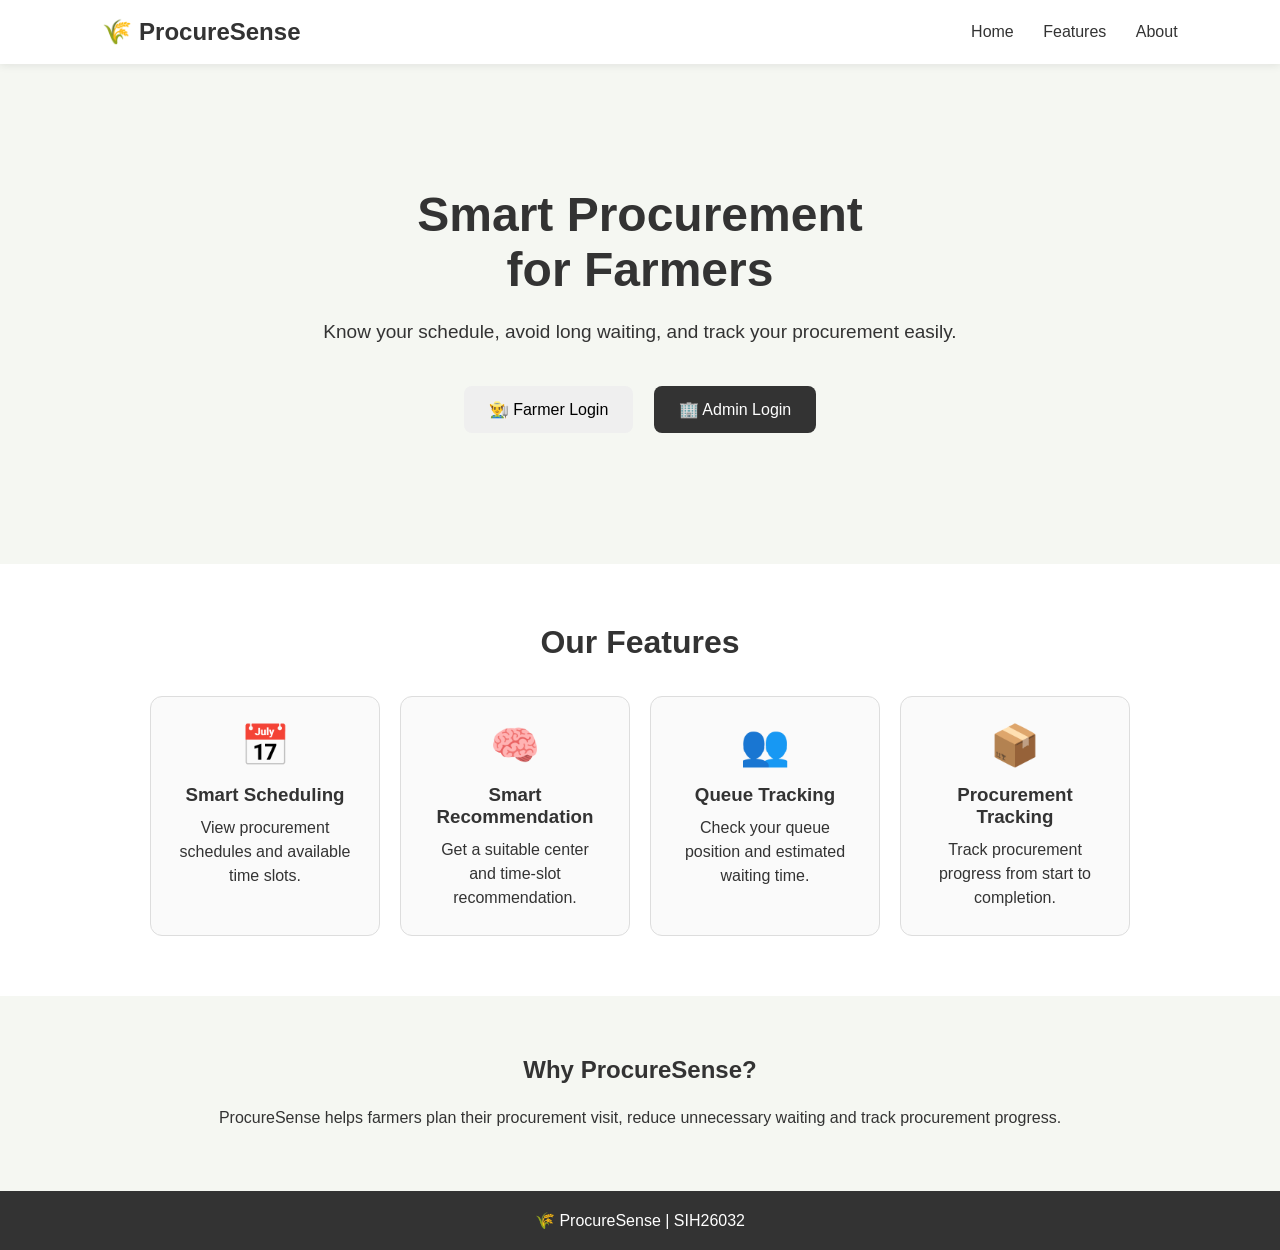
<file: index.html>
<!DOCTYPE html>
<html lang="en">
<head>
    <meta charset="UTF-8">
    <meta name="viewport" content="width=device-width, initial-scale=1.0">
    <title>ProcureSense</title>
    <link rel="stylesheet" href="style.css">
</head>
<body>
    <!-- Navigation Bar -->
    <nav>
        <div class="logo">
            🌾 ProcureSense
        </div>
        <div class="nav-links">
            <a href="#home">
                Home
            </a>
            <a href="#features">
                Features
            </a>
            <a href="#about">
                About
            </a>
        </div>
    </nav>
    <!-- HOME -->
    <section id="home" class="hero">
        <div class="hero-content">
            <h1>
                Smart Procurement
                <br>
                for Farmers
            </h1>
            <p>
                Know your schedule, avoid long waiting,
                and track your procurement easily.
            </p>
            <!-- Farmer Login -->

            <button
                onclick="window.location.href='farmer.html'">

                👨‍🌾 Farmer Login

            </button>


            <!-- Admin Login -->

            <button
                class="admin-button"
                onclick="window.location.href='admin.html'">

                🏢 Admin Login

            </button>


        </div>

    </section>



    <!-- FEATURES -->

    <section id="features">

        <h2>
            Our Features
        </h2>


        <div class="features-container">


            <!-- Feature 1 -->

            <div class="feature-card">

                <div class="icon">
                    📅
                </div>

                <h3>
                    Smart Scheduling
                </h3>

                <p>

                    View procurement schedules

                    and available time slots.

                </p>

            </div>



            <!-- Feature 2 -->

            <div class="feature-card">

                <div class="icon">
                    🧠
                </div>

                <h3>
                    Smart Recommendation
                </h3>

                <p>

                    Get a suitable center and

                    time-slot recommendation.

                </p>

            </div>



            <!-- Feature 3 -->

            <div class="feature-card">

                <div class="icon">
                    👥
                </div>

                <h3>
                    Queue Tracking
                </h3>

                <p>

                    Check your queue position

                    and estimated waiting time.

                </p>

            </div>



            <!-- Feature 4 -->

            <div class="feature-card">

                <div class="icon">
                    📦
                </div>

                <h3>
                    Procurement Tracking
                </h3>

                <p>

                    Track procurement progress

                    from start to completion.

                </p>

            </div>


        </div>

    </section>



    <!-- ABOUT -->

    <section id="about" class="about">

        <h2>
            Why ProcureSense?
        </h2>


        <p>

            ProcureSense helps farmers plan

            their procurement visit, reduce

            unnecessary waiting and track

            procurement progress.

        </p>

    </section>



    <!-- FOOTER -->

    <footer>

        <p>

            🌾 ProcureSense | SIH26032

        </p>

    </footer>



</body>

</html>
</file>
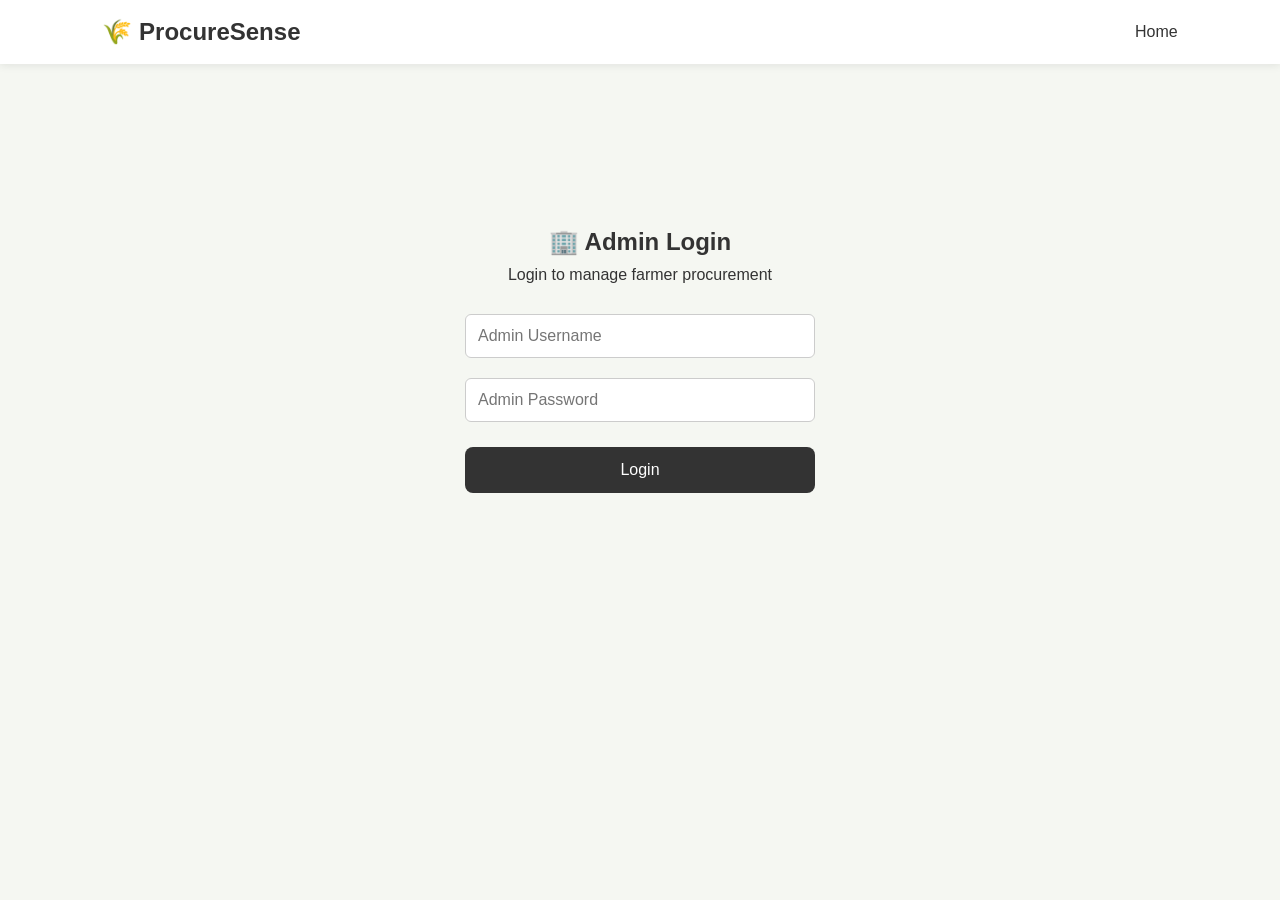
<file: admin-dashboard.html>
<!DOCTYPE html>
<html lang="en">

<head>

    <meta charset="UTF-8">

    <meta name="viewport" content="width=device-width, initial-scale=1.0">

    <title>Admin Dashboard - ProcureSense</title>

    <link rel="stylesheet" href="style.css">


    <!-- ADMIN LOGIN SECURITY -->

    <script>

        if (localStorage.getItem("adminLoggedIn") !== "true") {

            window.location.replace("admin.html");

        }

    </script>


    <style>

        /* ANALYTICS */

        .analytics-section {

            margin-top: 40px;

        }


        .analytics-grid {

            display: grid;

            grid-template-columns:
                repeat(auto-fit, minmax(300px, 1fr));

            gap: 20px;

            margin-top: 20px;

        }


        .analytics-box {

            background: white;

            padding: 25px;

            border-radius: 10px;

            box-shadow:
                0 2px 8px rgba(0,0,0,0.1);

        }


        .analytics-box h3 {

            margin-bottom: 20px;

        }


        .bar-row {

            margin-bottom: 18px;

        }


        .bar-label {

            display: flex;

            justify-content: space-between;

            margin-bottom: 6px;

            font-weight: bold;

        }


        .bar-background {

            width: 100%;

            height: 25px;

            background: #eeeeee;

            border-radius: 15px;

            overflow: hidden;

        }


        .bar {

            height: 100%;

            width: 0%;

            border-radius: 15px;

            background: #4caf50;

            transition: width 0.5s ease;

        }


        .center-status {

            margin-top: 10px;

            padding: 10px;

            border-radius: 6px;

            background: #f5f5f5;

        }


        .busy {

            font-weight: bold;

        }


        .no-data {

            color: #777;

        }

    </style>

</head>


<body>


<nav>

    <div class="logo">
        🌾 ProcureSense
    </div>

    <button onclick="adminLogout()">
        🚪 Logout
    </button>

</nav>



<section class="container">


    <h1>🛠 Admin Dashboard</h1>

    <p>Manage Farmer Procurement Bookings</p>



    <!-- =====================================
         STATISTICS
    ====================================== -->

    <div class="dashboard-cards">


        <div class="card">

            <h3>👨‍🌾 Total Farmers</h3>

            <h2 id="totalFarmers">0</h2>

        </div>


        <div class="card">

            <h3>🎫 Total Bookings</h3>

            <h2 id="totalBookings">0</h2>

        </div>


        <div class="card">

            <h3>🟢 Confirmed</h3>

            <h2 id="confirmedBookings">0</h2>

        </div>


        <div class="card">

            <h3>🟡 Processing</h3>

            <h2 id="processingBookings">0</h2>

        </div>


        <div class="card">

            <h3>✅ Completed</h3>

            <h2 id="completedBookings">0</h2>

        </div>


    </div>



    <!-- =====================================
         ANALYTICS
    ====================================== -->

    <div class="analytics-section">


        <h2>📊 Procurement Analytics</h2>


        <div class="analytics-grid">


            <!-- CENTER-WISE LOAD -->

            <div class="analytics-box">

                <h3>🏢 Center-wise Procurement Load</h3>

                <div id="centerAnalytics">

                    <p class="no-data">
                        No booking data available.
                    </p>

                </div>

            </div>



            <!-- CROP-WISE BOOKINGS -->

            <div class="analytics-box">

                <h3>🌾 Crop-wise Bookings</h3>

                <div id="cropAnalytics">

                    <p class="no-data">
                        No booking data available.
                    </p>

                </div>

            </div>



            <!-- STATUS ANALYTICS -->

            <div class="analytics-box">

                <h3>📈 Booking Status</h3>

                <div id="statusAnalytics">

                    <p class="no-data">
                        No booking data available.
                    </p>

                </div>

            </div>


        </div>


    </div>



    <!-- =====================================
         SEARCH AND FILTER
    ====================================== -->

    <div style="margin-top:40px;">

        <h2>🔍 Search Bookings</h2>

        <br>


        <input
            type="text"
            id="searchInput"
            placeholder="Search Token, Farmer ID, Name or Crop..."
            oninput="filterBookings()"
            style="
                width:100%;
                max-width:500px;
                padding:12px;
                border:1px solid #ccc;
                border-radius:6px;
                font-size:16px;
            "
        >


        <select
            id="statusFilter"
            onchange="filterBookings()"
            style="
                padding:12px;
                margin-left:10px;
                border:1px solid #ccc;
                border-radius:6px;
                font-size:16px;
            "
        >

            <option value="All">
                All Status
            </option>

            <option value="Confirmed">
                🟢 Confirmed
            </option>

            <option value="Arrived">
                🔵 Arrived
            </option>

            <option value="Processing">
                🟡 Processing
            </option>

            <option value="Completed">
                ✅ Completed
            </option>

        </select>

    </div>



    <!-- =====================================
         ALL BOOKINGS
    ====================================== -->

    <div style="margin-top:40px;">

        <h2>📋 All Farmer Bookings</h2>

        <div id="bookingsList"></div>

    </div>


</section>



<script>


/* =====================================
   STORE ALL BOOKINGS
===================================== */

let allBookings = [];



/* =====================================
   LOAD ADMIN DASHBOARD
===================================== */

function loadAdminDashboard() {


    let farmers =
        JSON.parse(
            localStorage.getItem("farmers")
        ) || [];


    let totalBookings = 0;

    let confirmed = 0;

    let processing = 0;

    let completed = 0;


    allBookings = [];



    /* CENTER DATA */

    let centerData = {};



    /* CROP DATA */

    let cropData = {};



    /* STATUS DATA */

    let statusData = {

        Confirmed: 0,

        Arrived: 0,

        Processing: 0,

        Completed: 0

    };



    /* =====================================
       READ ALL FARMERS
    ====================================== */

    farmers.forEach(function(farmer) {


        let bookings =
            JSON.parse(

                localStorage.getItem(
                    "bookings_" +
                    farmer.farmerId
                )

            ) || [];



        bookings.forEach(function(booking, index) {


            totalBookings++;


            let currentStatus =
                booking.status ||
                "Confirmed";



            /* STATUS COUNT */

            if (currentStatus === "Confirmed") {

                confirmed++;

            }


            if (currentStatus === "Processing") {

                processing++;

            }


            if (currentStatus === "Completed") {

                completed++;

            }


            if (
                statusData[currentStatus]
                !== undefined
            ) {

                statusData[currentStatus]++;

            }



            /* CENTER COUNT */

            let center =
                booking.center ||
                "Unknown Center";


            if (
                centerData[center]
                === undefined
            ) {

                centerData[center] = 0;

            }


            centerData[center]++;



            /* CROP COUNT */

            let crop =
                booking.crop ||
                "Unknown Crop";


            if (
                cropData[crop]
                === undefined
            ) {

                cropData[crop] = 0;

            }


            cropData[crop]++;



            /* STORE BOOKING */

            allBookings.push({

                farmerId:
                    farmer.farmerId,

                farmerName:
                    farmer.name,

                mobile:
                    farmer.mobile,

                booking:
                    booking,

                index:
                    index

            });


        });


    });



    /* =====================================
       UPDATE STATISTICS
    ====================================== */

    document.getElementById(
        "totalFarmers"
    ).textContent =
        farmers.length;


    document.getElementById(
        "totalBookings"
    ).textContent =
        totalBookings;


    document.getElementById(
        "confirmedBookings"
    ).textContent =
        confirmed;


    document.getElementById(
        "processingBookings"
    ).textContent =
        processing;


    document.getElementById(
        "completedBookings"
    ).textContent =
        completed;



    /* =====================================
       UPDATE ANALYTICS
    ====================================== */

    displayCenterAnalytics(centerData);

    displayCropAnalytics(cropData);

    displayStatusAnalytics(statusData);



    /* =====================================
       DISPLAY BOOKINGS
    ====================================== */

    displayBookings(
        allBookings
    );


}



/* =====================================
   CENTER ANALYTICS
===================================== */

function displayCenterAnalytics(
    centerData
) {


    let container =
        document.getElementById(
            "centerAnalytics"
        );


    let centers =
        Object.keys(centerData);


    if (centers.length === 0) {

        container.innerHTML =
            "<p class='no-data'>No booking data available.</p>";

        return;

    }


    let maxBookings =
        Math.max(
            ...Object.values(centerData)
        );


    let html = "";



    centers.forEach(function(center) {


        let count =
            centerData[center];


        let percentage =
            (count / maxBookings) * 100;


        let loadText = "Normal";


        if (count > 5) {

            loadText = "Busy";

        }


        if (count > 10) {

            loadText = "High Load";

        }



        html += `

            <div class="bar-row">

                <div class="bar-label">

                    <span>
                        📍 ${center}
                    </span>

                    <span>
                        ${count} bookings
                    </span>

                </div>


                <div class="bar-background">

                    <div
                        class="bar"
                        style="
                            width:${percentage}%;
                        "
                    ></div>

                </div>


                <div class="center-status">

                    Status:
                    <span class="busy">
                        ${loadText}
                    </span>

                </div>

            </div>

        `;


    });


    container.innerHTML =
        html;


}



/* =====================================
   CROP ANALYTICS
===================================== */

function displayCropAnalytics(
    cropData
) {


    let container =
        document.getElementById(
            "cropAnalytics"
        );


    let crops =
        Object.keys(cropData);


    if (crops.length === 0) {

        container.innerHTML =
            "<p class='no-data'>No booking data available.</p>";

        return;

    }


    let maxBookings =
        Math.max(
            ...Object.values(cropData)
        );


    let html = "";



    crops.forEach(function(crop) {


        let count =
            cropData[crop];


        let percentage =
            (count / maxBookings) * 100;



        html += `

            <div class="bar-row">

                <div class="bar-label">

                    <span>
                        🌾 ${crop}
                    </span>

                    <span>
                        ${count}
                    </span>

                </div>


                <div class="bar-background">

                    <div
                        class="bar"
                        style="
                            width:${percentage}%;
                        "
                    ></div>

                </div>

            </div>

        `;


    });


    container.innerHTML =
        html;


}



/* =====================================
   STATUS ANALYTICS
===================================== */

function displayStatusAnalytics(
    statusData
) {


    let container =
        document.getElementById(
            "statusAnalytics"
        );


    let total =
        Object.values(statusData)
        .reduce(
            function(sum, value) {

                return sum + value;

            },
            0
        );


    if (total === 0) {

        container.innerHTML =
            "<p class='no-data'>No booking data available.</p>";

        return;

    }


    let html = "";



    Object.keys(statusData)
        .forEach(function(status) {


            let count =
                statusData[status];


            let percentage =
                (count / total) * 100;


            let icon =
                getStatusIcon(status);



            html += `

                <div class="bar-row">

                    <div class="bar-label">

                        <span>
                            ${icon} ${status}
                        </span>

                        <span>
                            ${count}
                        </span>

                    </div>


                    <div class="bar-background">

                        <div
                            class="bar"
                            style="
                                width:${percentage}%;
                            "
                        ></div>

                    </div>

                </div>

            `;


        });


    container.innerHTML =
        html;


}



/* =====================================
   DISPLAY BOOKINGS
===================================== */

function displayBookings(
    bookingsToDisplay
) {


    let bookingsHTML = "";



    if (
        bookingsToDisplay.length === 0
    ) {


        document.getElementById(
            "bookingsList"
        ).innerHTML =
            "<p>❌ No matching bookings found.</p>";


        return;

    }



    bookingsToDisplay.forEach(
        function(item) {


            let farmer =
                item;


            let booking =
                item.booking;


            let currentStatus =
                booking.status ||
                "Confirmed";



            bookingsHTML += `

                <div
                    class="card"
                    style="margin-bottom:20px;"
                >


                    <h3>

                        🎫 Token:

                        ${booking.token}

                    </h3>



                    <p>

                        <strong>
                            👨‍🌾 Farmer ID:
                        </strong>

                        ${farmer.farmerId}

                    </p>



                    <p>

                        <strong>
                            👤 Farmer Name:
                        </strong>

                        ${farmer.farmerName}

                    </p>



                    <p>

                        <strong>
                            📱 Mobile:
                        </strong>

                        ${farmer.mobile}

                    </p>



                    <p>

                        <strong>
                            🌾 Crop:
                        </strong>

                        ${booking.crop}

                    </p>



                    <p>

                        <strong>
                            📦 Quantity:
                        </strong>

                        ${booking.quantity}

                        Quintals

                    </p>



                    <p>

                        <strong>
                            📍 Procurement Center:
                        </strong>

                        ${booking.center}

                    </p>



                    <p>

                        <strong>
                            📅 Date:
                        </strong>

                        ${booking.date}

                    </p>



                    <p>

                        <strong>
                            ⏰ Time:
                        </strong>

                        ${booking.time}

                    </p>



                    <p>

                        <strong>
                            📊 Current Status:
                        </strong>

                        ${getStatusIcon(currentStatus)}

                        ${currentStatus}

                    </p>



                    <label>

                        <strong>
                            Update Status:
                        </strong>

                    </label>



                    <select
                        onchange="
                            updateStatus(
                                '${farmer.farmerId}',
                                ${item.index},
                                this.value
                            )
                        "
                    >


                        <option
                            value="Confirmed"

                            ${currentStatus === "Confirmed"
                                ? "selected"
                                : ""}
                        >

                            🟢 Confirmed

                        </option>



                        <option
                            value="Arrived"

                            ${currentStatus === "Arrived"
                                ? "selected"
                                : ""}
                        >

                            🔵 Arrived

                        </option>



                        <option
                            value="Processing"

                            ${currentStatus === "Processing"
                                ? "selected"
                                : ""}
                        >

                            🟡 Processing

                        </option>



                        <option
                            value="Completed"

                            ${currentStatus === "Completed"
                                ? "selected"
                                : ""}
                        >

                            ✅ Completed

                        </option>


                    </select>


                </div>

            `;


        }
    );



    document.getElementById(
        "bookingsList"
    ).innerHTML =
        bookingsHTML;


}



/* =====================================
   STATUS ICON
===================================== */

function getStatusIcon(status) {


    if (status === "Confirmed") {

        return "🟢";

    }


    if (status === "Arrived") {

        return "🔵";

    }


    if (status === "Processing") {

        return "🟡";

    }


    if (status === "Completed") {

        return "✅";

    }


    return "🟢";

}



/* =====================================
   SEARCH + FILTER
===================================== */

function filterBookings() {


    let searchText =
        document.getElementById(
            "searchInput"
        )
        .value
        .toLowerCase()
        .trim();



    let selectedStatus =
        document.getElementById(
            "statusFilter"
        ).value;



    let filteredBookings =
        allBookings.filter(
            function(item) {


                let booking =
                    item.booking;


                let token =
                    String(
                        booking.token || ""
                    ).toLowerCase();


                let farmerId =
                    String(
                        item.farmerId || ""
                    ).toLowerCase();


                let farmerName =
                    String(
                        item.farmerName || ""
                    ).toLowerCase();


                let crop =
                    String(
                        booking.crop || ""
                    ).toLowerCase();



                let matchesSearch =

                    token.includes(
                        searchText
                    )

                    ||

                    farmerId.includes(
                        searchText
                    )

                    ||

                    farmerName.includes(
                        searchText
                    )

                    ||

                    crop.includes(
                        searchText
                    );



                let currentStatus =
                    booking.status ||
                    "Confirmed";



                let matchesStatus =

                    selectedStatus ===
                    "All"

                    ||

                    currentStatus ===
                    selectedStatus;



                return (
                    matchesSearch &&
                    matchesStatus
                );


            }
        );



    displayBookings(
        filteredBookings
    );


}



/* =====================================
   UPDATE BOOKING STATUS
===================================== */

function updateStatus(
    farmerId,
    bookingIndex,
    newStatus
) {


    let bookings =

        JSON.parse(

            localStorage.getItem(
                "bookings_" +
                farmerId
            )

        ) || [];



    if (
        bookings[bookingIndex]
    ) {


        bookings[bookingIndex].status =
            newStatus;



        localStorage.setItem(

            "bookings_" +
            farmerId,

            JSON.stringify(
                bookings
            )

        );



        alert(
            "Status updated successfully!"
        );



        loadAdminDashboard();



        filterBookings();


    }


}



/* =====================================
   ADMIN LOGOUT
===================================== */

function adminLogout() {


    localStorage.removeItem(
        "adminLoggedIn"
    );


    alert(
        "Admin logged out successfully!"
    );


    window.location.replace(
        "index.html"
    );


}



/* =====================================
   START DASHBOARD
===================================== */

if (
    localStorage.getItem(
        "adminLoggedIn"
    ) === "true"
) {

    loadAdminDashboard();

}


</script>


</body>

</html>
</file>
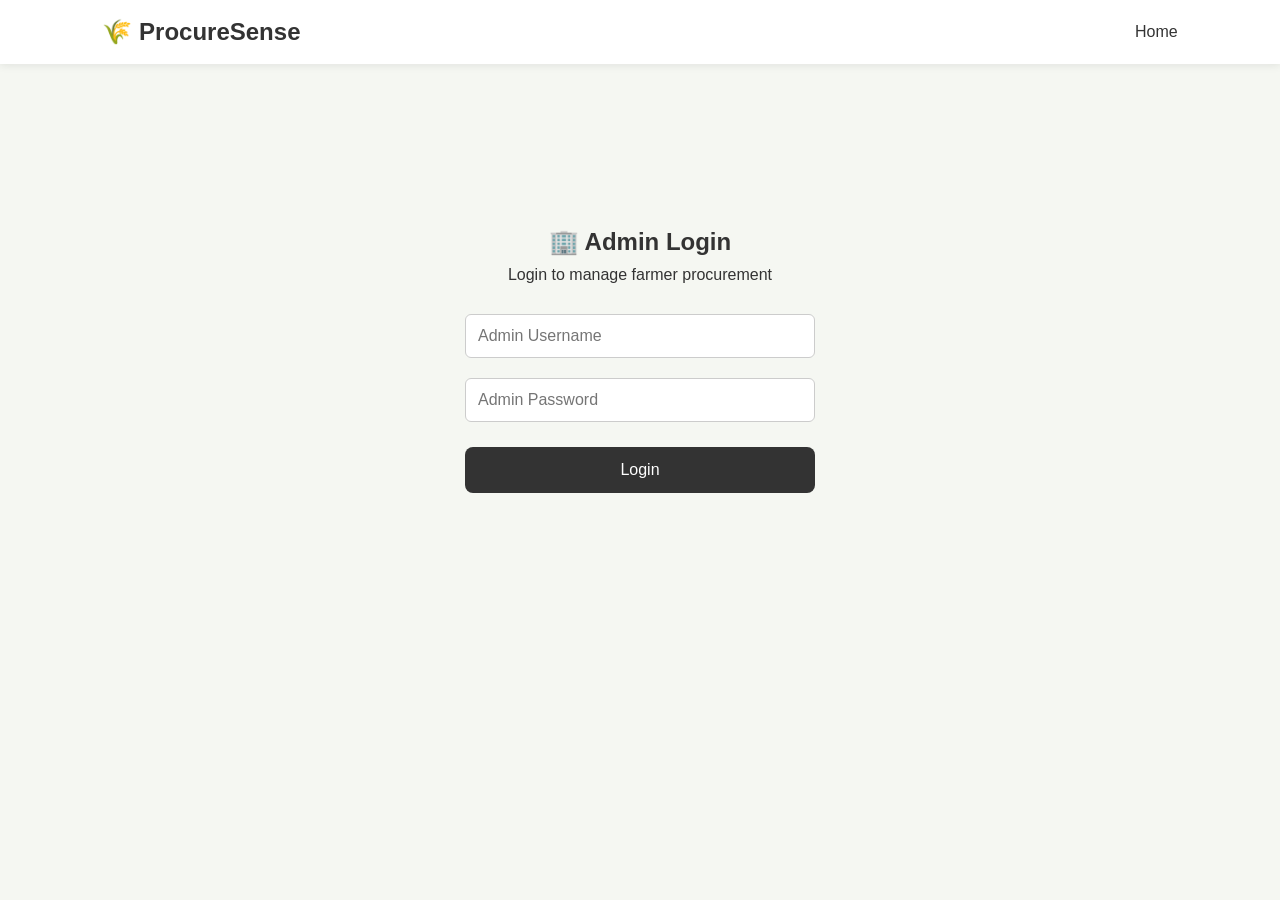
<file: admin.html>
<!DOCTYPE html>
<html lang="en">

<head>

    <meta charset="UTF-8">

    <meta name="viewport" content="width=device-width, initial-scale=1.0">

    <title>Admin Login - ProcureSense</title>

    <link rel="stylesheet" href="style.css">

</head>


<body>


<nav>

    <div class="logo">
        🌾 ProcureSense
    </div>

    <div class="nav-links">

        <a href="index.html">
            Home
        </a>

    </div>

</nav>


<section class="login-section">


    <h1>🏢 Admin Login</h1>

    <p>Login to manage farmer procurement</p>


    <!-- Username -->

    <input
        type="text"
        id="adminUsername"
        placeholder="Admin Username"
    >


    <!-- Password -->

    <input
        type="password"
        id="adminPassword"
        placeholder="Admin Password"
    >


    <!-- Login Button -->

    <button onclick="adminLogin()">
        Login
    </button>


</section>



<script>


function adminLogin() {


    let username =
        document.getElementById("adminUsername").value.trim();


    let password =
        document.getElementById("adminPassword").value;


    if (username === "" || password === "") {

        alert("Please enter username and password");

        return;

    }


    /* ADMIN LOGIN */

    if (
        username === "ReddyLakshmi" &&
        password === "ReddyLakshmi"
    ) {


        /* SAVE ADMIN LOGIN */

        localStorage.setItem(
            "adminLoggedIn",
            "true"
        );


        alert(
            "Admin login successful!"
        );


        window.location.href =
            "admin-dashboard.html";


    } else {


        alert(
            "Invalid admin username or password!"
        );

    }

}

</script>


</body>

</html>
</file>
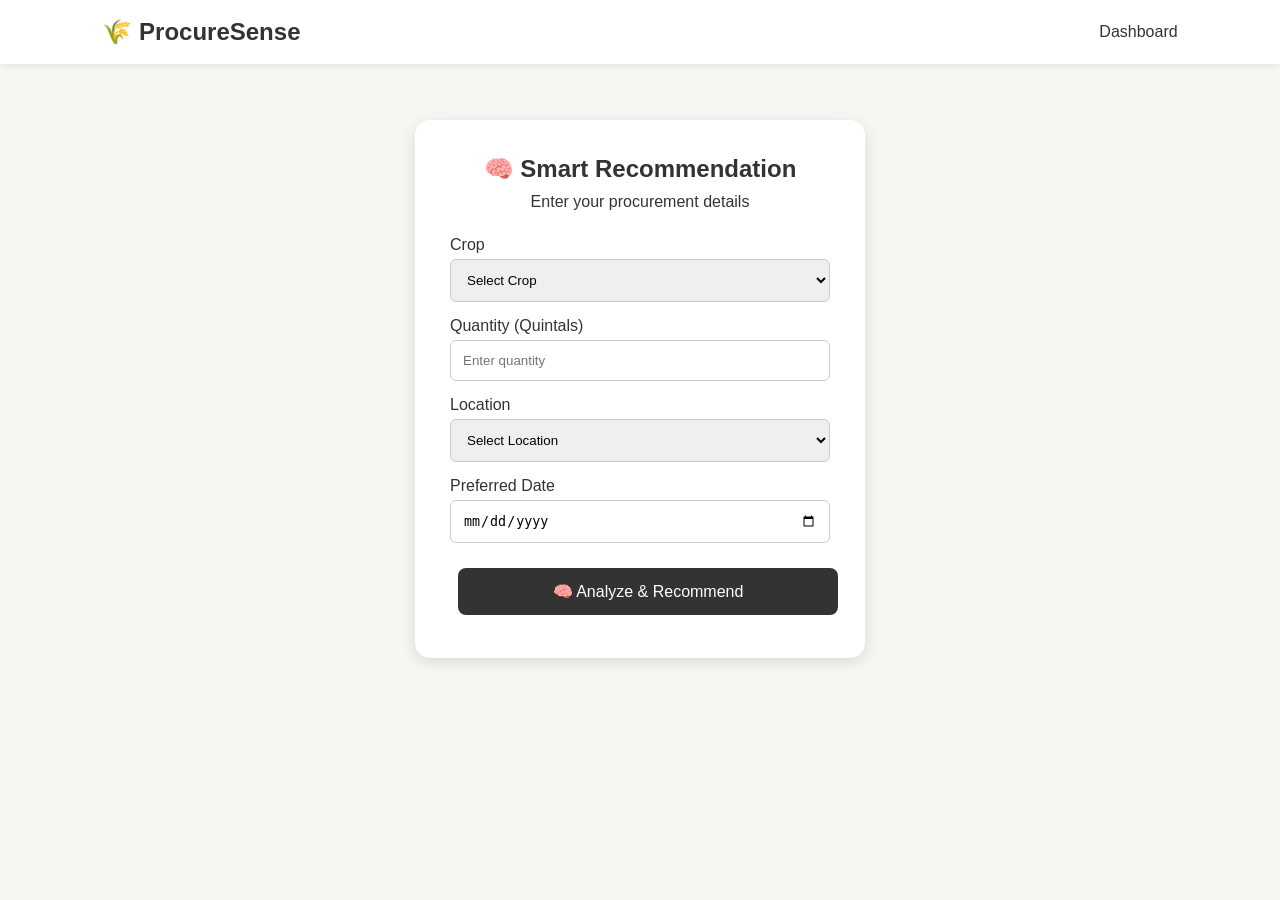
<file: booking.html>
<!DOCTYPE html>
<html lang="en">

<head>

    <meta charset="UTF-8">

    <meta name="viewport" content="width=device-width, initial-scale=1.0">

    <title>Smart Recommendation - ProcureSense</title>

    <link rel="stylesheet" href="style.css">

</head>

<body>

    <nav>

        <div class="logo">
            🌾 ProcureSense
        </div>

        <div class="nav-links">
            <a href="farmer-dashboard.html">Dashboard</a>
        </div>

    </nav>


    <section class="booking-section">

        <div class="booking-box">

            <h1>🧠 Smart Recommendation</h1>

            <p>
                Enter your procurement details
            </p>


            <label>Crop</label>

            <select id="crop">

                <option value="">Select Crop</option>

                <option>Rice</option>

                <option>Wheat</option>

                <option>Cotton</option>

                <option>Maize</option>

            </select>


            <label>Quantity (Quintals)</label>

            <input
                type="number"
                id="quantity"
                placeholder="Enter quantity"
                min="1"
            >


            <label>Location</label>

            <select id="location">

                <option value="">Select Location</option>

                <option>Chittoor</option>

                <option>Tirupati</option>

                <option>Madanapalle</option>

            </select>


            <label>Preferred Date</label>

            <input type="date" id="date">


            <button onclick="getRecommendation()">
                🧠 Analyze & Recommend
            </button>


            <div id="result"></div>

        </div>

    </section>


    <script>

        // Store recommendation details
        let recommendedTime = "";
        let recommendedWaitingTime = "";
        let recommendedLoad = "";


        function getRecommendation() {

            let crop =
                document.getElementById("crop").value;

            let quantity =
                Number(document.getElementById("quantity").value);

            let location =
                document.getElementById("location").value;

            let date =
                document.getElementById("date").value;


            // Validation
            if (
                crop === "" ||
                quantity === 0 ||
                location === "" ||
                date === ""
            ) {

                alert("Please fill all details!");

                return;

            }


            if (quantity <= 0) {

                alert("Quantity must be greater than 0!");

                return;

            }


            /*
                SMART RECOMMENDATION LOGIC

                Low Load:
                1 - 10 quintals

                Medium Load:
                11 - 25 quintals

                High Load:
                Above 25 quintals
            */


            if (quantity <= 10) {

                recommendedLoad = "🟢 Low";

                recommendedWaitingTime = "15 minutes";

                recommendedTime = "10:00 AM - 11:00 AM";

            }

            else if (quantity <= 25) {

                recommendedLoad = "🟡 Medium";

                recommendedWaitingTime = "30 minutes";

                recommendedTime = "11:00 AM - 12:00 PM";

            }

            else {

                recommendedLoad = "🔴 High";

                recommendedWaitingTime = "45 minutes";

                recommendedTime = "12:00 PM - 01:00 PM";

            }


            // Display recommendation

            document.getElementById("result").innerHTML = `

                <div class="recommendation">

                    <h2>✅ Recommended Slot</h2>

                    <p>
                        <b>🌾 Crop:</b> ${crop}
                    </p>

                    <p>
                        <b>📦 Quantity:</b>
                        ${quantity} Quintals
                    </p>

                    <p>
                        <b>📍 Best Center:</b>
                        ${location} Procurement Center
                    </p>

                    <p>
                        <b>📅 Preferred Date:</b>
                        ${date}
                    </p>

                    <p>
                        <b>⏰ Recommended Time:</b>
                        ${recommendedTime}
                    </p>

                    <p>
                        <b>⏳ Expected Waiting Time:</b>
                        ${recommendedWaitingTime}
                    </p>

                    <p>
                        <b>📊 Center Load:</b>
                        ${recommendedLoad}
                    </p>

                    <button onclick="bookSlot()">
                        🎫 Accept & Book Slot
                    </button>

                </div>

            `;

        }


        function bookSlot() {

            let farmer =
                JSON.parse(
                    localStorage.getItem("loggedInFarmer")
                );


            if (!farmer) {

                alert("Please login first!");

                window.location.href = "farmer.html";

                return;

            }


            let crop =
                document.getElementById("crop").value;

            let quantity =
                document.getElementById("quantity").value;

            let location =
                document.getElementById("location").value;

            let date =
                document.getElementById("date").value;


            // Make sure recommendation was generated
            if (
                recommendedTime === "" ||
                recommendedWaitingTime === "" ||
                recommendedLoad === ""
            ) {

                alert("Please click Analyze & Recommend first!");

                return;

            }


            // Generate unique token
            let token =
                "TOK" +
                Math.floor(
                    1000 + Math.random() * 9000
                );


            // Create booking
            let booking = {

                token: token,

                farmerId: farmer.farmerId,

                farmerName: farmer.name,

                mobile: farmer.mobile,

                crop: crop,

                quantity: quantity,

                center:
                    location +
                    " Procurement Center",

                date: date,

                time: recommendedTime,

                waitingTime:
                    recommendedWaitingTime,

                load:
                    recommendedLoad,

                status: "Confirmed"

            };


            // Get existing bookings
            let bookings =
                JSON.parse(
                    localStorage.getItem(
                        "bookings_" +
                        farmer.farmerId
                    )
                ) || [];


            // Add new booking
            bookings.push(booking);


            // Save booking
            localStorage.setItem(

                "bookings_" +
                farmer.farmerId,

                JSON.stringify(bookings)

            );


            alert(

                "Slot booked successfully!\n\n" +

                "Your Token: " +
                token

            );


            // Go to farmer dashboard
            window.location.href =
                "farmer-dashboard.html";

        }

    </script>

</body>

</html>
</file>
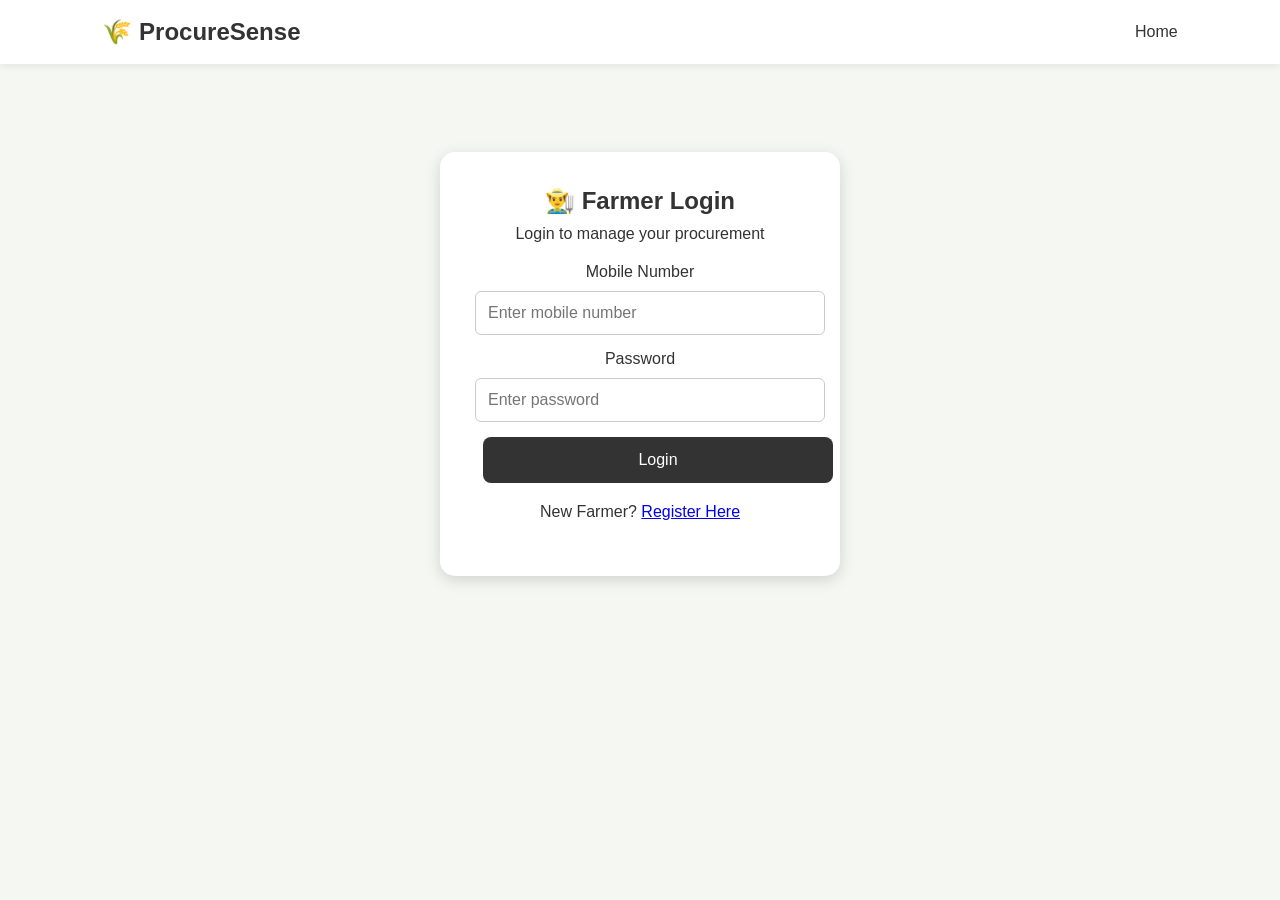
<file: farmer-dashboard.html>
<!DOCTYPE html>
<html lang="en">

<head>

    <meta charset="UTF-8">

    <meta name="viewport" content="width=device-width, initial-scale=1.0">

    <title>Farmer Dashboard - ProcureSense</title>

    <link rel="stylesheet" href="style.css">

    <style>

        /* PROCUREMENT STATUS TRACKER */

        .status-tracker {
            display: flex;
            justify-content: space-between;
            align-items: flex-start;
            margin: 30px 0;
            padding: 20px 10px;
            position: relative;
        }

        .status-step {
            text-align: center;
            width: 25%;
            position: relative;
            z-index: 2;
        }

        .status-circle {
            width: 45px;
            height: 45px;
            border-radius: 50%;
            margin: auto;
            display: flex;
            align-items: center;
            justify-content: center;
            background: #ddd;
            font-size: 20px;
            font-weight: bold;
        }

        .status-step.active .status-circle {
            background: #2196f3;
            color: white;
        }

        .status-step.completed .status-circle {
            background: #4caf50;
            color: white;
        }

        .status-step.current .status-circle {
            background: #ff9800;
            color: white;
        }

        .status-label {
            margin-top: 10px;
            font-weight: bold;
            font-size: 14px;
        }

        .status-line {
            position: absolute;
            top: 42px;
            left: 12%;
            right: 12%;
            height: 4px;
            background: #ddd;
            z-index: 1;
        }

        .current-status-box {
            padding: 15px;
            margin-top: 10px;
            border-radius: 8px;
            background: #f5f5f5;
            text-align: center;
        }

        @media (max-width: 600px) {

            .status-tracker {
                padding: 15px 0;
            }

            .status-circle {
                width: 38px;
                height: 38px;
                font-size: 16px;
            }

            .status-label {
                font-size: 11px;
            }

        }

    </style>

</head>


<body>


<nav>

    <div class="logo">
        🌾 ProcureSense
    </div>

    <div class="nav-links">

        <a href="index.html">
            Home
        </a>

        <button onclick="farmerLogout()">
            🚪 Logout
        </button>

    </div>

</nav>



<section class="dashboard">


    <h1>
        Welcome, <span id="farmerName">Farmer</span> 👨‍🌾
    </h1>

    <p>
        Manage your procurement easily
    </p>



    <!-- FARMER INFORMATION -->

    <div class="farmer-info">

        <p>
            <strong>🆔 Farmer ID:</strong>
            <span id="farmerId"></span>
        </p>

        <p>
            <strong>📱 Mobile:</strong>
            <span id="farmerMobile"></span>
        </p>

    </div>



    <!-- DASHBOARD CARDS -->

    <div class="dashboard-container">


        <!-- SMART RECOMMENDATION -->

        <div class="dashboard-card">

            <div class="dashboard-icon">
                🧠
            </div>

            <h2>
                Smart Recommendation
            </h2>

            <p>
                Find the best procurement center
                and suitable time slot.
            </p>

            <button onclick="openBooking()">
                Get Recommendation
            </button>

        </div>



        <!-- MY TOKEN -->

        <div class="dashboard-card">

            <div class="dashboard-icon">
                🎫
            </div>

            <h2>
                My Token
            </h2>

            <p>
                View all your booked procurement
                slots and token details.
            </p>

            <button onclick="viewToken()">
                View Token
            </button>

        </div>



        <!-- LIVE QUEUE -->

        <div class="dashboard-card">

            <div class="dashboard-icon">
                👥
            </div>

            <h2>
                Live Queue
            </h2>

            <p>
                Check your queue position
                and estimated waiting time.
            </p>

            <button onclick="viewQueue()">
                View Queue
            </button>

        </div>



        <!-- PROCUREMENT STATUS -->

        <div class="dashboard-card">

            <div class="dashboard-icon">
                📦
            </div>

            <h2>
                Procurement Status
            </h2>

            <p>
                Track your procurement
                from arrival to completion.
            </p>

            <button onclick="viewStatus()">
                Track Status
            </button>

        </div>


    </div>



    <!-- MY BOOKINGS -->

    <div
        id="bookingsSection"
        style="display:none; margin-top:30px;"
    >

        <h2>
            🎫 My Bookings
        </h2>

        <div id="bookingsList"></div>

    </div>



    <!-- LIVE QUEUE -->

    <div
        id="queueSection"
        style="display:none; margin-top:30px;"
    >

        <h2>
            👥 Live Queue
        </h2>

        <div id="queueDetails"></div>

    </div>



    <!-- PROCUREMENT STATUS -->

    <div
        id="statusSection"
        style="display:none; margin-top:30px;"
    >

        <h2>
            📦 Procurement Status Tracker
        </h2>

        <div id="statusDetails"></div>

    </div>


</section>



<script>


/* GET LOGGED-IN FARMER */

let farmer = JSON.parse(
    localStorage.getItem("loggedInFarmer")
);



/* CHECK FARMER LOGIN */

if (!farmer) {

    alert("Please login first!");

    window.location.href = "farmer.html";

}


/* DISPLAY FARMER DETAILS */

else {

    document.getElementById("farmerName").textContent =
        farmer.name;

    document.getElementById("farmerId").textContent =
        farmer.farmerId;

    document.getElementById("farmerMobile").textContent =
        farmer.mobile;

    displayBookings();

}



/* SMART RECOMMENDATION */

function openBooking() {

    window.location.href =
        "booking.html";

}



/* GET STATUS ICON */

function getStatusIcon(status) {

    if (status === "Confirmed") {
        return "🟢";
    }

    if (status === "Arrived") {
        return "🔵";
    }

    if (status === "Processing") {
        return "🟡";
    }

    if (status === "Completed") {
        return "✅";
    }

    return "🟢";

}



/* GET STATUS NUMBER */

function getStatusNumber(status) {

    if (status === "Confirmed") {
        return 1;
    }

    if (status === "Arrived") {
        return 2;
    }

    if (status === "Processing") {
        return 3;
    }

    if (status === "Completed") {
        return 4;
    }

    return 1;

}



/* CREATE STATUS TRACKER */

function createStatusTracker(currentStatus) {

    let currentStep =
        getStatusNumber(currentStatus);


    let steps = [

        {
            number: 1,
            icon: "🟢",
            name: "Confirmed"
        },

        {
            number: 2,
            icon: "🔵",
            name: "Arrived"
        },

        {
            number: 3,
            icon: "🟡",
            name: "Processing"
        },

        {
            number: 4,
            icon: "✅",
            name: "Completed"
        }

    ];


    let trackerHTML = `

        <div class="status-tracker">

            <div class="status-line"></div>

    `;


    steps.forEach(function(step) {

        let className = "";

        if (step.number < currentStep) {

            className = "completed";

        }

        else if (step.number === currentStep) {

            className = "current";

        }

        else {

            className = "active";

        }


        trackerHTML += `

            <div class="status-step ${className}">

                <div class="status-circle">
                    ${step.icon}
                </div>

                <div class="status-label">
                    ${step.name}
                </div>

            </div>

        `;

    });


    trackerHTML += `

        </div>

        <div class="current-status-box">

            <strong>
                Current Status:
            </strong>

            ${getStatusIcon(currentStatus)}
            ${currentStatus}

        </div>

    `;


    return trackerHTML;

}



/* DISPLAY ALL BOOKINGS */

function displayBookings() {

    let bookings = JSON.parse(

        localStorage.getItem(
            "bookings_" + farmer.farmerId
        )

    ) || [];


    if (bookings.length === 0) {
        return;
    }


    document.getElementById(
        "bookingsSection"
    ).style.display = "block";


    document.getElementById(
        "bookingsList"
    ).innerHTML = "";


    bookings.forEach(function(booking, index) {

        let currentStatus =
            booking.status || "Confirmed";


        let statusIcon =
            getStatusIcon(currentStatus);


        let bookingCard = `

            <div
                class="dashboard-card"
                style="margin-top:20px;"
            >

                <h2>
                    🎫 Booking ${index + 1}
                </h2>

                <p>
                    <strong>Token:</strong>
                    ${booking.token}
                </p>

                <p>
                    <strong>🆔 Farmer ID:</strong>
                    ${booking.farmerId}
                </p>

                <p>
                    <strong>🌾 Crop:</strong>
                    ${booking.crop}
                </p>

                <p>
                    <strong>⚖️ Quantity:</strong>
                    ${booking.quantity} Quintals
                </p>

                <p>
                    <strong>📍 Center:</strong>
                    ${booking.center}
                </p>

                <p>
                    <strong>📅 Date:</strong>
                    ${booking.date}
                </p>

                <p>
                    <strong>⏰ Time:</strong>
                    ${booking.time}
                </p>

                <p>
                    <strong>⏳ Waiting Time:</strong>
                    ${booking.waitingTime}
                </p>

                <p>
                    <strong>📊 Status:</strong>
                    ${statusIcon} ${currentStatus}
                </p>

            </div>

        `;


        document.getElementById(
            "bookingsList"
        ).innerHTML += bookingCard;

    });

}



/* VIEW TOKEN */

function viewToken() {

    let bookings = JSON.parse(

        localStorage.getItem(
            "bookings_" + farmer.farmerId
        )

    ) || [];


    if (bookings.length === 0) {

        alert(
            "No bookings found!\n\n" +
            "Please book a slot first."
        );

        return;

    }


    displayBookings();


    document.getElementById(
        "bookingsSection"
    ).scrollIntoView({

        behavior: "smooth"

    });

}



/* VIEW LIVE QUEUE */

function viewQueue() {

    let myBookings = JSON.parse(

        localStorage.getItem(
            "bookings_" + farmer.farmerId
        )

    ) || [];


    if (myBookings.length === 0) {

        alert(
            "No booking found!\n\n" +
            "Please book a slot first."
        );

        return;

    }


    let farmers = JSON.parse(
        localStorage.getItem("farmers")
    ) || [];


    let allBookings = [];


    farmers.forEach(function(f) {

        let farmerBookings = JSON.parse(

            localStorage.getItem(
                "bookings_" + f.farmerId
            )

        ) || [];


        farmerBookings.forEach(function(booking) {

            allBookings.push(booking);

        });

    });


    document.getElementById(
        "queueSection"
    ).style.display = "block";


    document.getElementById(
        "queueDetails"
    ).innerHTML = "";


    myBookings.forEach(function(myBooking) {

        let currentStatus =
            myBooking.status || "Confirmed";


        if (currentStatus === "Completed") {

            let completedCard = `

                <div
                    class="dashboard-card"
                    style="margin-top:20px;"
                >

                    <h2>
                        🎫 Token: ${myBooking.token}
                    </h2>

                    <p>
                        <strong>📍 Center:</strong>
                        ${myBooking.center}
                    </p>

                    <p>
                        <strong>📊 Queue Status:</strong>
                        ✅ Procurement Completed
                    </p>

                    <p>
                        <strong>👥 Queue Position:</strong>
                        No longer in queue
                    </p>

                </div>

            `;


            document.getElementById(
                "queueDetails"
            ).innerHTML += completedCard;


            return;

        }


        let sameSlotBookings =
            allBookings.filter(function(booking) {

                let status =
                    booking.status || "Confirmed";


                return (

                    booking.center ===
                    myBooking.center

                    &&

                    booking.date ===
                    myBooking.date

                    &&

                    booking.time ===
                    myBooking.time

                    &&

                    status !== "Completed"

                );

            });


        let position =
            sameSlotBookings.findIndex(function(booking) {

                return booking.token ===
                    myBooking.token;

            }) + 1;


        if (position <= 0) {
            position = 1;
        }


        let farmersAhead =
            position - 1;


        let waitingTime =
            farmersAhead * 10;


        let queueStatus = "🟢 Normal";


        if (position > 5) {
            queueStatus = "🟡 Busy";
        }


        if (position > 10) {
            queueStatus = "🔴 High";
        }


        let queueCard = `

            <div
                class="dashboard-card"
                style="margin-top:20px;"
            >

                <h2>
                    🎫 Token: ${myBooking.token}
                </h2>

                <p>
                    <strong>📍 Center:</strong>
                    ${myBooking.center}
                </p>

                <p>
                    <strong>📅 Date:</strong>
                    ${myBooking.date}
                </p>

                <p>
                    <strong>⏰ Time:</strong>
                    ${myBooking.time}
                </p>

                <p>
                    <strong>👥 Queue Position:</strong>
                    ${position}
                </p>

                <p>
                    <strong>👨‍🌾 Farmers Ahead:</strong>
                    ${farmersAhead}
                </p>

                <p>
                    <strong>⏳ Estimated Waiting Time:</strong>
                    ${waitingTime} minutes
                </p>

                <p>
                    <strong>📊 Queue Status:</strong>
                    ${queueStatus}
                </p>

            </div>

        `;


        document.getElementById(
            "queueDetails"
        ).innerHTML += queueCard;

    });


    document.getElementById(
        "queueSection"
    ).scrollIntoView({

        behavior: "smooth"

    });

}



/* VIEW PROCUREMENT STATUS */

function viewStatus() {

    let bookings = JSON.parse(

        localStorage.getItem(
            "bookings_" + farmer.farmerId
        )

    ) || [];


    if (bookings.length === 0) {

        alert(
            "No booking found!\n\n" +
            "Please book a slot first."
        );

        return;

    }


    document.getElementById(
        "statusSection"
    ).style.display = "block";


    document.getElementById(
        "statusDetails"
    ).innerHTML = "";


    bookings.forEach(function(booking, index) {

        let currentStatus =
            booking.status || "Confirmed";


        let statusIcon =
            getStatusIcon(currentStatus);


        let statusCard = `

            <div
                class="dashboard-card"
                style="margin-top:20px;"
            >

                <h2>
                    📦 Booking ${index + 1}
                </h2>

                <p>
                    <strong>🎫 Token:</strong>
                    ${booking.token}
                </p>

                <p>
                    <strong>🌾 Crop:</strong>
                    ${booking.crop}
                </p>

                <p>
                    <strong>📍 Center:</strong>
                    ${booking.center}
                </p>

                <p>
                    <strong>📅 Date:</strong>
                    ${booking.date}
                </p>

                <p>
                    <strong>⏰ Time:</strong>
                    ${booking.time}
                </p>


                <!-- STATUS TRACKER -->

                ${createStatusTracker(currentStatus)}


                <p style="text-align:center;">

                    <strong>
                        ${statusIcon}
                        Current Status: ${currentStatus}
                    </strong>

                </p>

            </div>

        `;


        document.getElementById(
            "statusDetails"
        ).innerHTML += statusCard;

    });


    document.getElementById(
        "statusSection"
    ).scrollIntoView({

        behavior: "smooth"

    });

}



/* FARMER LOGOUT */

function farmerLogout() {

    localStorage.removeItem(
        "loggedInFarmer"
    );


    alert(
        "Farmer logged out successfully!"
    );


    window.location.href =
        "index.html";

}


</script>


</body>

</html>
</file>
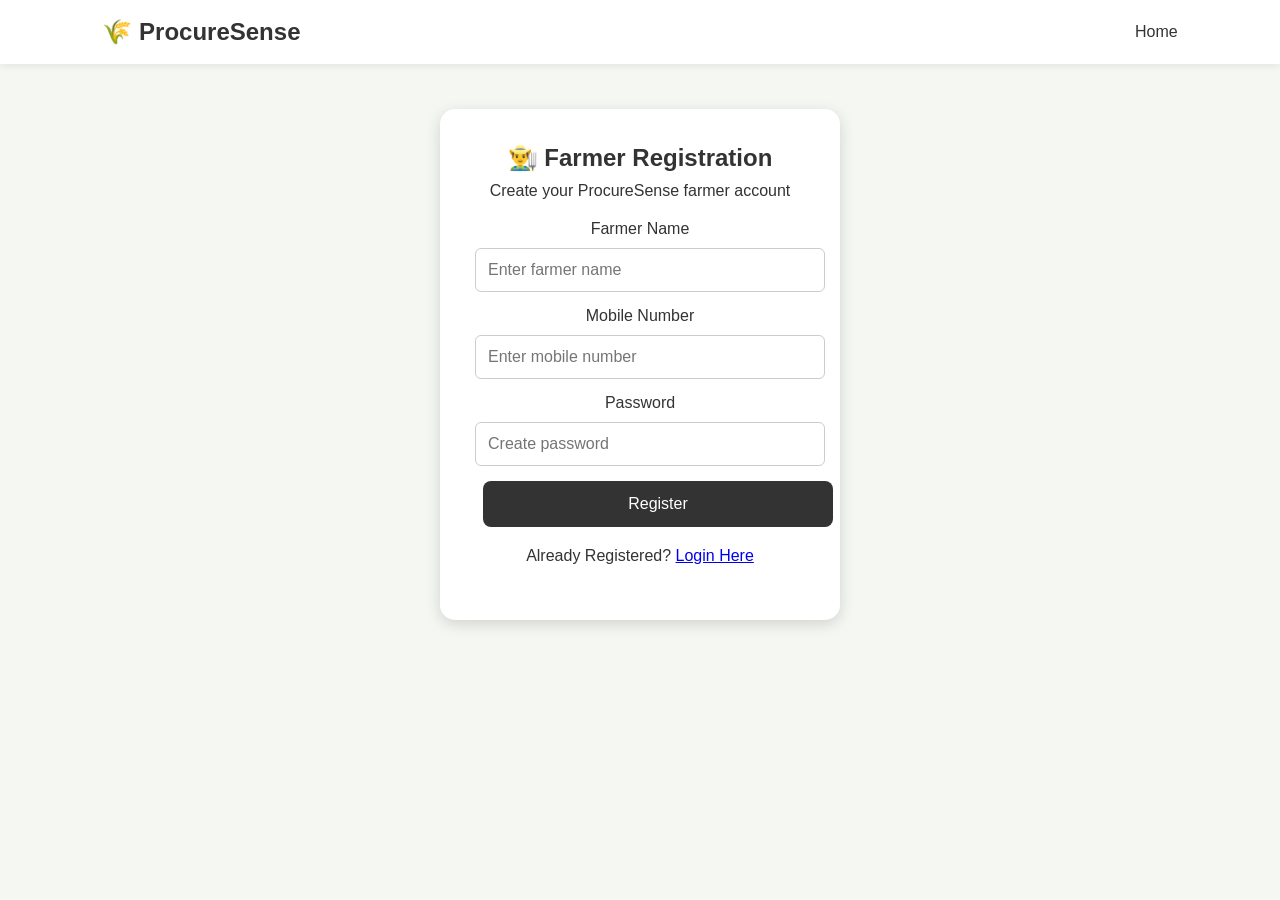
<file: farmer-register.html>
<!DOCTYPE html>
<html lang="en">
<head>
    <meta charset="UTF-8">
    <meta name="viewport" content="width=device-width, initial-scale=1.0">
    <title>Farmer Registration - ProcureSense</title>
    <link rel="stylesheet" href="style.css">
</head>
<body>

<nav>
    <div class="logo">
        🌾 ProcureSense
    </div>
    <div class="nav-links">
        <a href="index.html">Home</a>
    </div>
</nav>

<section class="login-section">
    <div class="login-box">

        <h1>👨‍🌾 Farmer Registration</h1>
        <p>Create your ProcureSense farmer account</p>

        <label>Farmer Name</label>
        <input type="text" id="name" placeholder="Enter farmer name">

        <label>Mobile Number</label>
        <input type="text" id="mobile" placeholder="Enter mobile number">

        <label>Password</label>
        <input type="password" id="password" placeholder="Create password">

        <button onclick="registerFarmer()">
            Register
        </button>

        <p class="register-text">
            Already Registered?
            <a href="farmer.html">Login Here</a>
        </p>

    </div>
</section>

<script>

function registerFarmer() {

    let name = document.getElementById("name").value.trim();
    let mobile = document.getElementById("mobile").value.trim();
    let password = document.getElementById("password").value;

    if (name === "" || mobile === "" || password === "") {
        alert("Please fill all details");
        return;
    }

    if (mobile.length !== 10 || isNaN(mobile)) {
        alert("Enter a valid 10-digit mobile number");
        return;
    }

    // Get existing farmers
    let farmers = JSON.parse(localStorage.getItem("farmers")) || [];

    // Check mobile number already registered
    let existingFarmer = farmers.find(function(farmer) {
        return farmer.mobile === mobile;
    });

    if (existingFarmer) {
        alert("This mobile number is already registered!");
        return;
    }

    // Generate unique Farmer ID
    let farmerId;

    do {
        farmerId = "FAR" + Math.floor(100000 + Math.random() * 900000);
    } while (farmers.some(farmer => farmer.farmerId === farmerId));

    // Create new farmer
    let farmer = {
        farmerId: farmerId,
        name: name,
        mobile: mobile,
        password: password
    };

    // Add farmer to array
    farmers.push(farmer);

    // Save all farmers
    localStorage.setItem("farmers", JSON.stringify(farmers));

    alert(
        "Registration successful!\n\n" +
        "Farmer ID: " + farmerId
    );

    window.location.href = "farmer.html";
}

</script>

</body>
</html>
</file>
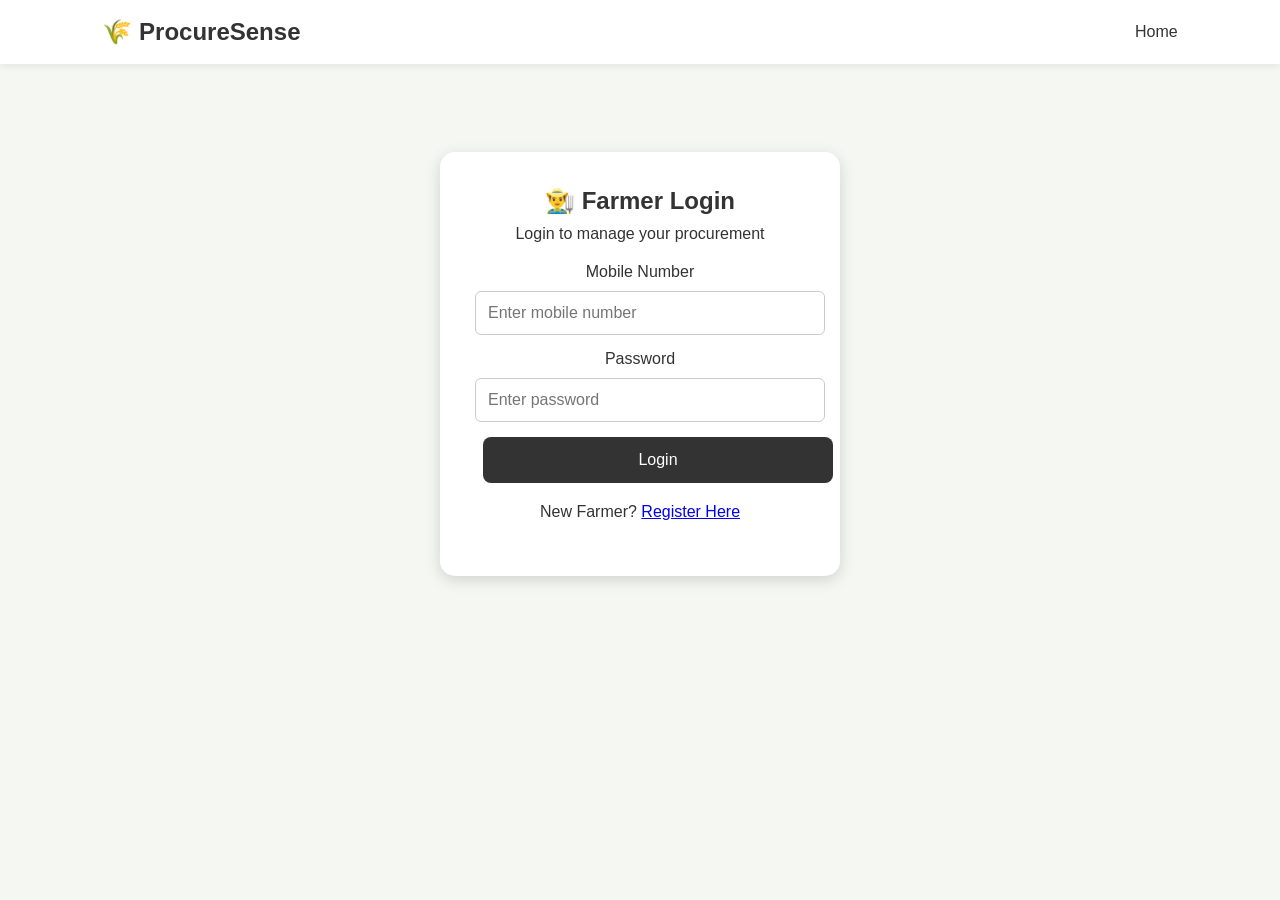
<file: farmer.html>
<!DOCTYPE html>
<html lang="en">
<head>
    <meta charset="UTF-8">
    <meta name="viewport" content="width=device-width, initial-scale=1.0">
    <title>Farmer Login - ProcureSense</title>
    <link rel="stylesheet" href="style.css">
</head>
<body>
    <nav>
        <div class="logo">
            🌾 ProcureSense
        </div>
        <div class="nav-links">
            <a href="index.html">Home</a>
        </div>
    </nav>
    <section class="login-section">
        <div class="login-box">
            <h1>👨‍🌾 Farmer Login</h1>
            <p>Login to manage your procurement</p>
            <label>Mobile Number</label>
            <input type="text" placeholder="Enter mobile number">
            <label>Password</label>
            <input type="password" placeholder="Enter password">
            <button onclick="loginFarmer()">
                Login
            </button>
            <p class="register-text">
                New Farmer? <a href="farmer-register.html">Register Here</a>
            </p>
        </div>
    </section>
    <script>
    function loginFarmer() {
    let mobile = document.querySelector('input[type="text"]').value.trim();
    let password = document.querySelector('input[type="password"]').value;
    if (mobile === "" || password === "") {
        alert("Please enter mobile number and password");
        return;
    }

    // Get registered farmers
    let farmers = JSON.parse(localStorage.getItem("farmers")) || [];

    // Check mobile number and password
    let farmer = farmers.find(function(f) {
        return f.mobile === mobile && f.password === password;
    });

    if (farmer) {

        // Save currently logged-in farmer
        localStorage.setItem("loggedInFarmer", JSON.stringify(farmer));

        alert("Login successful! Welcome " + farmer.name);

        window.location.href = "farmer-dashboard.html";

    } else {

        alert("Invalid mobile number or password!");

    }
}
</script>
</body>
</html>
</file>
<file: style.css>
* {
    margin: 0;
    padding: 0;
    box-sizing: border-box;
}

body {
    font-family: Arial, sans-serif;
    background: #f5f7f2;
    color: #333;
}


/* Navigation */

nav {
    display: flex;
    justify-content: space-between;
    align-items: center;
    padding: 18px 8%;
    background: white;
    box-shadow: 0 2px 8px rgba(0,0,0,0.08);
}

.logo {
    font-size: 24px;
    font-weight: bold;
}

.nav-links a {
    text-decoration: none;
    color: #333;
    margin-left: 25px;
}


/* Hero Section */

.hero {
    min-height: 500px;
    display: flex;
    justify-content: center;
    align-items: center;
    text-align: center;
    padding: 40px;
}

.hero-content {
    max-width: 700px;
}

.hero h1 {
    font-size: 48px;
    margin-bottom: 20px;
}

.hero p {
    font-size: 19px;
    line-height: 1.6;
    margin-bottom: 30px;
}


/* Buttons */

button {
    padding: 14px 25px;
    border: none;
    border-radius: 8px;
    font-size: 16px;
    cursor: pointer;
    margin: 8px;
}

.admin-button {
    background: #333;
    color: white;
}


/* Features */

#features {
    padding: 60px 8%;
    background: white;
    text-align: center;
}

#features h2 {
    font-size: 32px;
    margin-bottom: 35px;
}

.features-container {
    display: flex;
    justify-content: center;
    gap: 20px;
    flex-wrap: wrap;
}

.feature-card {
    width: 230px;
    padding: 25px;
    border: 1px solid #ddd;
    border-radius: 12px;
    background: #fafafa;
}

.icon {
    font-size: 40px;
    margin-bottom: 15px;
}

.feature-card h3 {
    margin-bottom: 10px;
}

.feature-card p {
    line-height: 1.5;
}


/* About */

.about {
    padding: 60px 15%;
    text-align: center;
}

.about h2 {
    margin-bottom: 20px;
}

.about p {
    line-height: 1.7;
}


/* Footer */

footer {
    padding: 20px;
    text-align: center;
    background: #333;
    color: white;
}


/* Farmer Login */

.login-section {
    min-height: 600px;
    display: flex;
    justify-content: center;
    align-items: center;
}

.login-box {
    width: 400px;
    padding: 35px;
    background: white;
    border-radius: 15px;
    box-shadow: 0 4px 15px rgba(0,0,0,0.15);
}

.login-box h1 {
    text-align: center;
    margin-bottom: 10px;
}

.login-box p {
    text-align: center;
    margin-bottom: 25px;
}

.login-box label {
    display: block;
    margin-top: 15px;
    margin-bottom: 5px;
}

.login-box input {
    width: 100%;
    padding: 12px;
    border: 1px solid #ccc;
    border-radius: 6px;
}

.login-box button {
    width: 100%;
    background: #333;
    color: white;
    margin-top: 25px;
}

.register-text {
    margin-top: 20px;
}


/* Admin Login */

.login-section {
    min-height: 600px;
    display: flex;
    justify-content: center;
    align-items: center;
    flex-direction: column;
    text-align: center;
}

.login-section h1 {
    margin-bottom: 10px;
}

.login-section p {
    margin-bottom: 20px;
}

.login-section input {
    display: block;
    width: 350px;
    padding: 12px;
    margin: 10px 0;
    border: 1px solid #ccc;
    border-radius: 6px;
    font-size: 16px;
}

.login-section button {
    display: block;
    width: 350px;
    background: #333;
    color: white;
    margin-top: 15px;
}


/* Farmer Dashboard */

.dashboard {
    padding: 60px 8%;
    text-align: center;
}

.dashboard h1 {
    font-size: 36px;
    margin-bottom: 10px;
}

.dashboard > p {
    margin-bottom: 40px;
}

.dashboard-container {
    display: flex;
    justify-content: center;
    gap: 25px;
    flex-wrap: wrap;
}

.dashboard-card {
    width: 260px;
    padding: 30px;
    background: white;
    border-radius: 15px;
    box-shadow: 0 4px 12px rgba(0,0,0,0.12);
}

.dashboard-icon {
    font-size: 45px;
    margin-bottom: 15px;
}

.dashboard-card h2 {
    font-size: 21px;
    margin-bottom: 12px;
}

.dashboard-card p {
    line-height: 1.5;
    margin-bottom: 20px;
}

.dashboard-card button {
    background: #333;
    color: white;
}


/* Smart Recommendation */

.booking-section {
    min-height: 650px;
    display: flex;
    justify-content: center;
    align-items: center;
}

.booking-box {
    width: 450px;
    padding: 35px;
    background: white;
    border-radius: 15px;
    box-shadow: 0 4px 15px rgba(0,0,0,0.12);
}

.booking-box h1 {
    text-align: center;
    margin-bottom: 10px;
}

.booking-box > p {
    text-align: center;
    margin-bottom: 25px;
}

.booking-box label {
    display: block;
    margin-top: 15px;
    margin-bottom: 5px;
}

.booking-box input,
.booking-box select {
    width: 100%;
    padding: 12px;
    border: 1px solid #ccc;
    border-radius: 6px;
}

.booking-box button {
    width: 100%;
    background: #333;
    color: white;
    margin-top: 25px;
}

.recommendation {
    margin-top: 25px;
    padding: 20px;
    border: 1px solid #ddd;
    border-radius: 10px;
    background: #f5f7f2;
}

.recommendation h2 {
    margin-bottom: 15px;
}

.recommendation p {
    margin: 8px 0;
}


/* =====================================
   PROCUREMENT STATUS TRACKER
===================================== */

.status-tracker {
    display: flex;
    flex-direction: row;
    justify-content: space-between;
    align-items: flex-start;
    width: 100%;
    margin: 30px 0;
    padding: 20px 0;
    position: relative;
}

.status-step {
    flex: 1;
    text-align: center;
    position: relative;
    z-index: 2;
    min-width: 0;
}

.status-circle {
    width: 45px;
    height: 45px;
    border-radius: 50%;
    margin: 0 auto;
    display: flex;
    align-items: center;
    justify-content: center;
    background: #ddd;
    font-size: 20px;
    font-weight: bold;
}

.status-step.current .status-circle {
    background: #ff9800;
    color: white;
}

.status-step.completed .status-circle {
    background: #4caf50;
    color: white;
}

.status-step.active .status-circle {
    background: #ddd;
    color: #555;
}

.status-label {
    margin-top: 10px;
    font-weight: bold;
    font-size: 14px;
    white-space: nowrap;
}

.status-line {
    position: absolute;
    top: 42px;
    left: 12.5%;
    right: 12.5%;
    height: 4px;
    background: #ddd;
    z-index: 1;
}

.current-status-box {
    padding: 15px;
    margin-top: 10px;
    border-radius: 8px;
    background: #f5f5f5;
    text-align: center;
}


/* Mobile */

@media (max-width: 600px) {

    .status-tracker {
        overflow-x: auto;
        padding: 20px 5px;
    }

    .status-step {
        min-width: 100px;
    }

    .status-label {
        font-size: 11px;
    }

    .status-circle {
        width: 38px;
        height: 38px;
        font-size: 16px;
    }

}
.status-tracker {
    display: flex !important;
    flex-direction: row !important;
    flex-wrap: nowrap !important;
    justify-content: space-between;
    width: 100%;
}

.status-step {
    flex: 1 !important;
    width: auto !important;
    text-align: center;
}

.status-label {
    white-space: nowrap;
}
</file>
